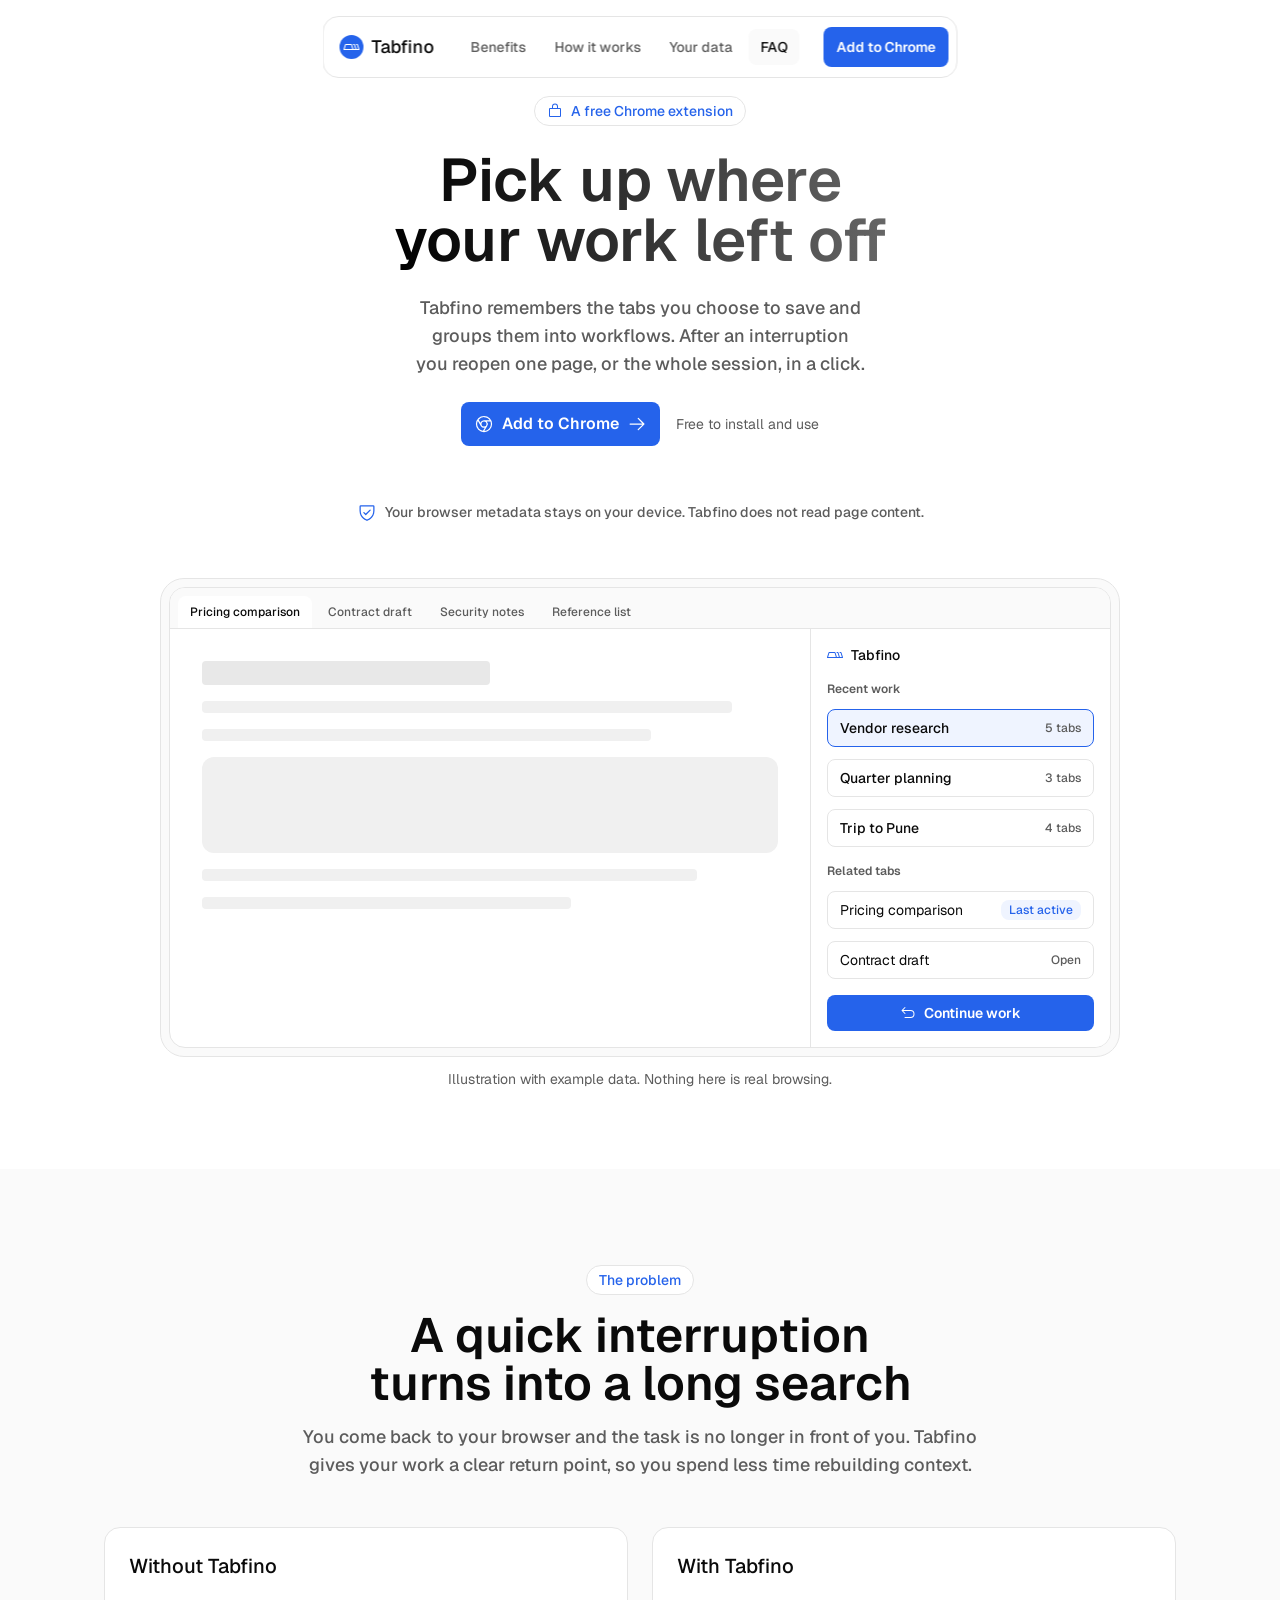
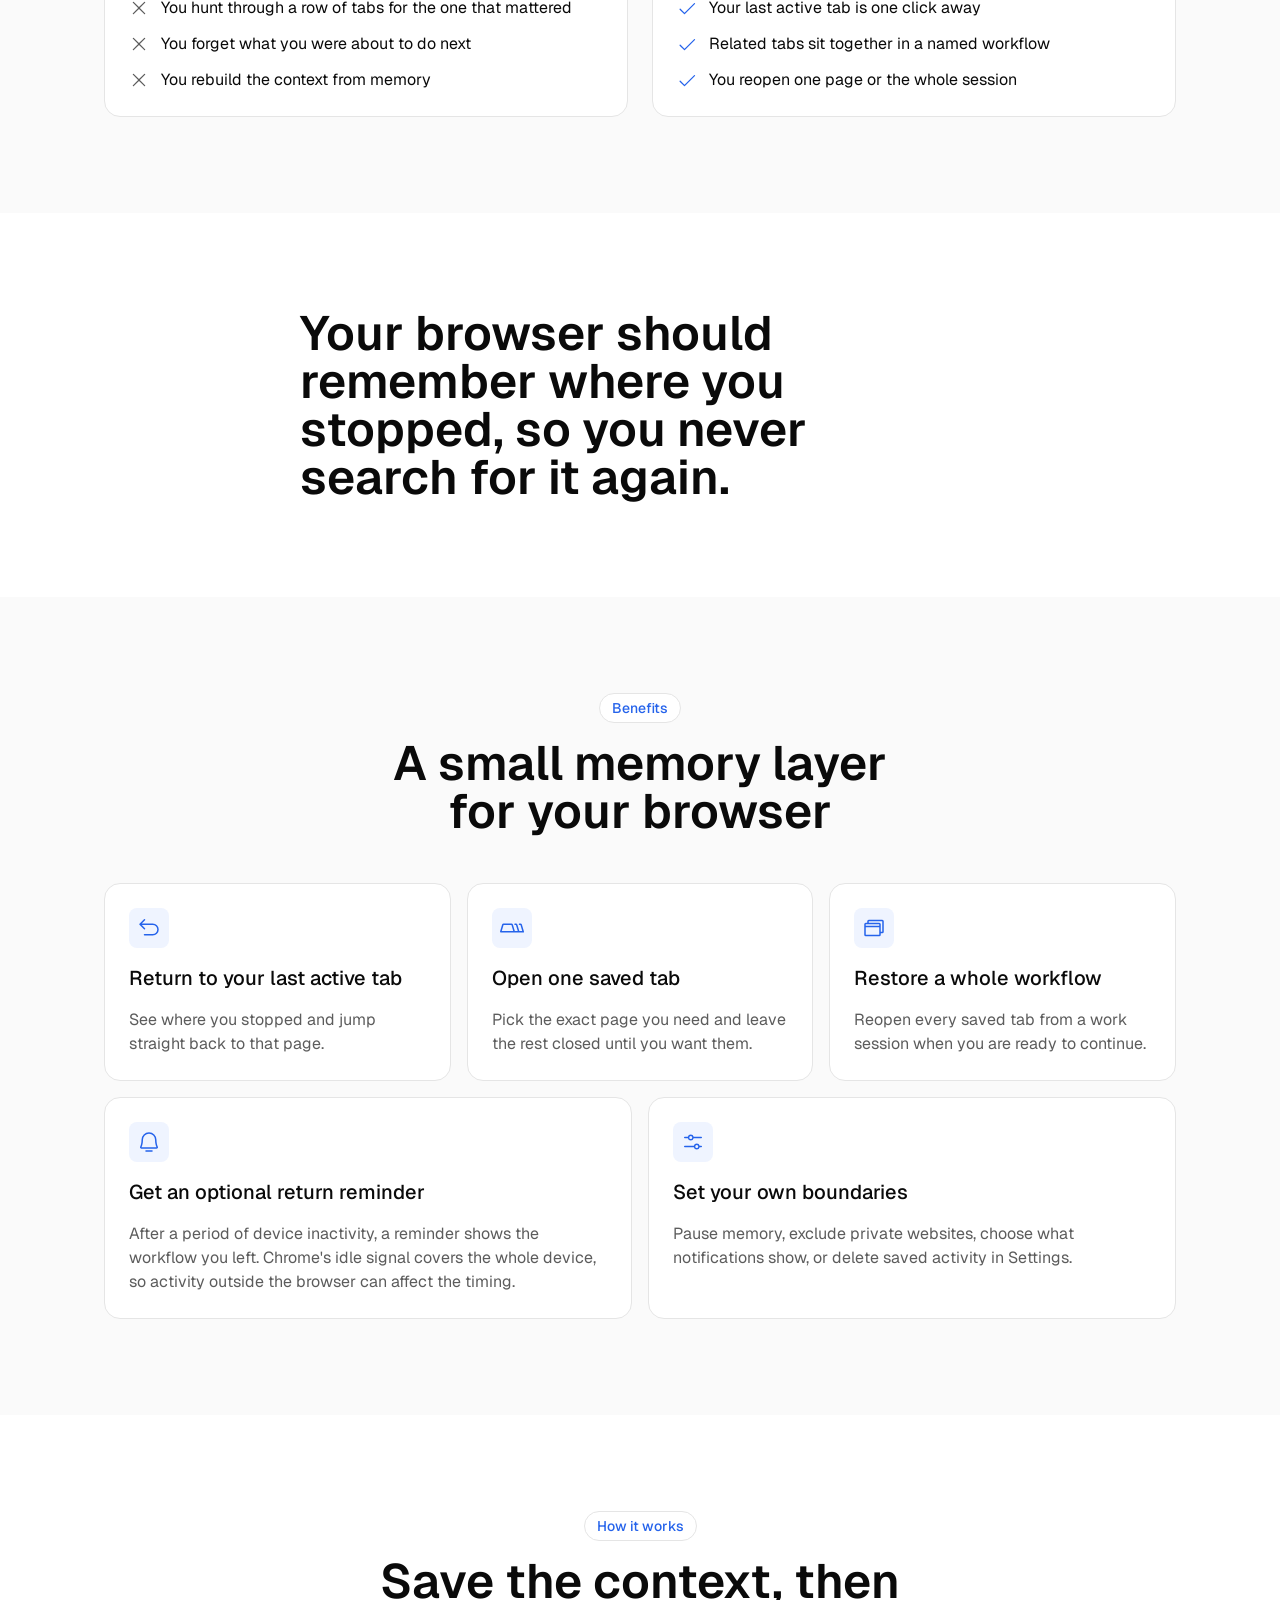
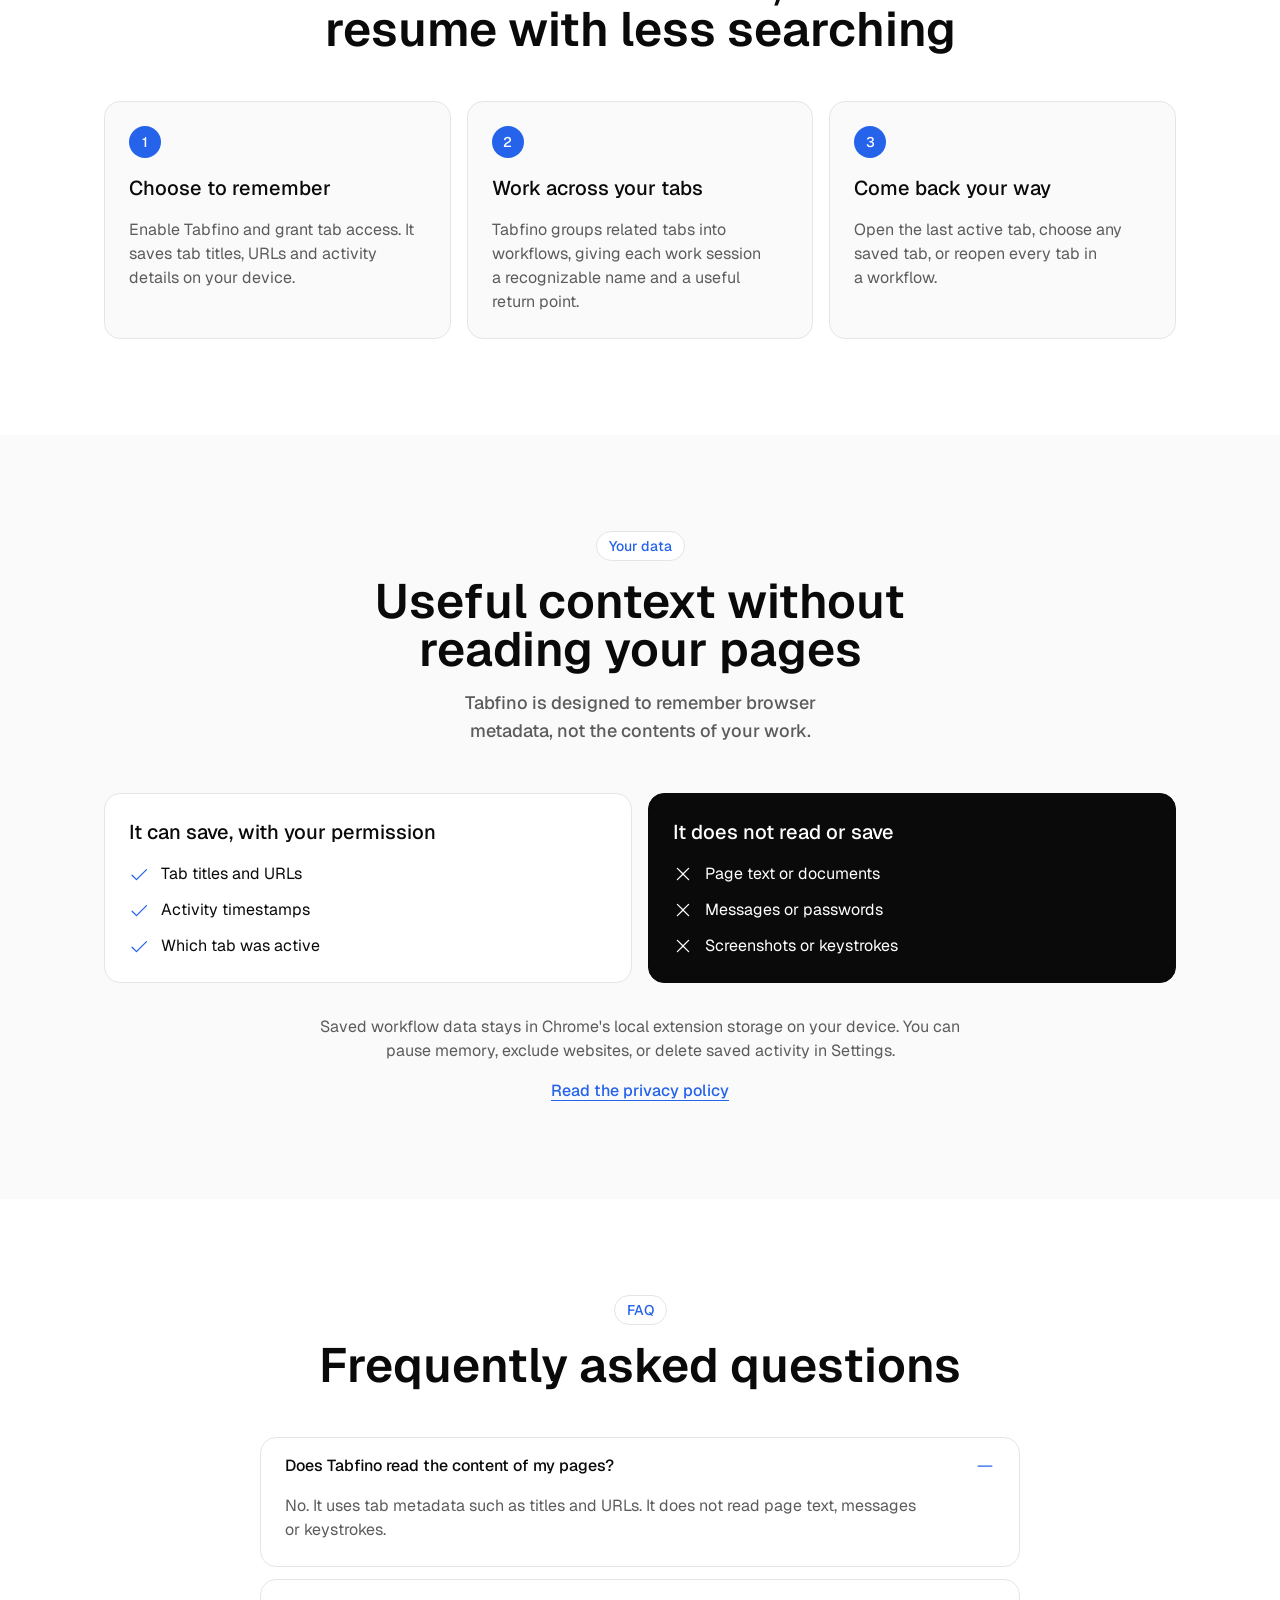
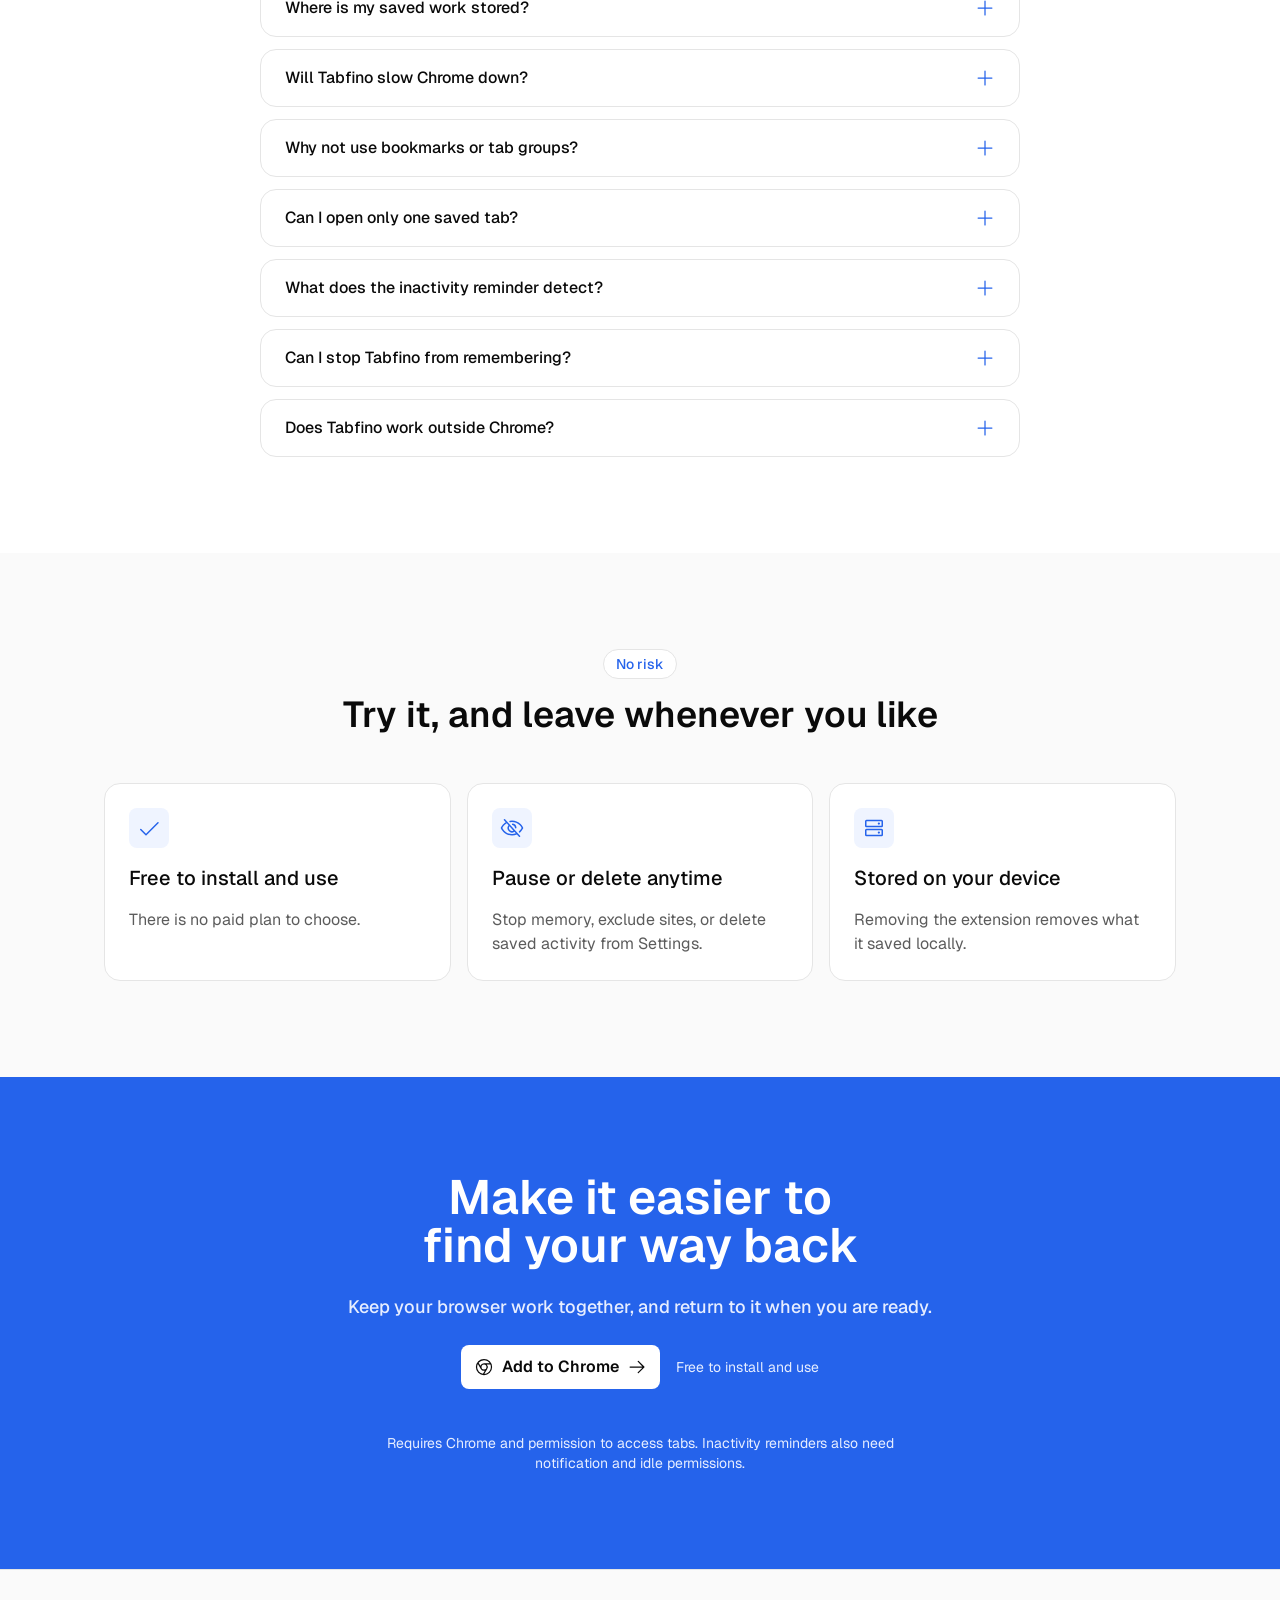
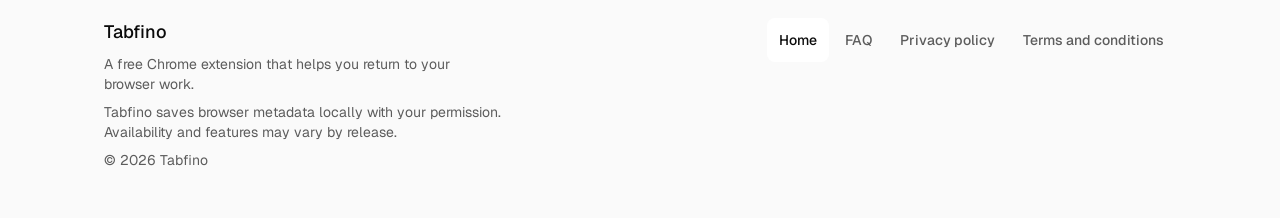
<file: public/assets/aistudio/Tabfino_bbdc024d.html>
<!doctype html><html><head><meta charset=utf8><meta name=viewport content="width=device-width,initial-scale=1,viewport-fit=cover"><style>:root{color-scheme:light;box-sizing:border-box;padding-top:env(safe-area-inset-top,0px);padding-bottom:env(safe-area-inset-bottom,0px)}html{scroll-padding-top:env(safe-area-inset-top,0px)}body{margin:0;padding:0;font:14px -apple-system,BlinkMacSystemFont,sans-serif;background:#fff;color:#000}img{max-width:100%}[hidden]:not([hidden=until-found i]){display:none!important}</style></head><body>
<title>Tabfino</title>
<meta name="claude:viewport-fit-sides" content="cover">
<meta name="description" content="Tabfino is a free Chrome extension that remembers the tabs you choose to save, groups them into workflows, and helps you pick up your browser work after an interruption.">
<meta property="og:type" content="website">
<meta property="og:title" content="Tabfino, a free Chrome extension to return to your browser work">
<meta property="og:description" content="Reopen one page or a whole session after an interruption. Your browser metadata stays on your device.">
<link rel="icon" href="data:image/svg+xml,%3Csvg xmlns='http://www.w3.org/2000/svg' viewBox='0 0 32 32'%3E%3Ccircle cx='16' cy='16' r='16' fill='%232563EB'/%3E%3Cpath d='M9 10h14v3h-5.5v9h-3v-9H9z' fill='white'/%3E%3C/svg%3E">
<link rel="preconnect" href="https://fonts.googleapis.com">
<link rel="preconnect" href="https://fonts.gstatic.com" crossorigin>
<link rel="stylesheet" href="https://fonts.googleapis.com/css2?family=Geist:wght@400;500;600&display=swap">
<style>
/* Layout A: floating nav, centered hero with a drawn product mockup, alternating flat bands, legal pages as hash views. Light theme only, flat backgrounds, one blue accent. */
:root{
  --sp-0:0;--sp-25:2px;--sp-50:4px;--sp-75:8px;--sp-100:12px;--sp-200:16px;--sp-300:24px;--sp-400:32px;--sp-500:40px;--sp-600:48px;--sp-700:64px;--sp-800:80px;--sp-900:96px;
  --r-lg:8px;--r-xl:12px;--r-2xl:16px;--r-3xl:24px;
  --bg:#FFFFFF;--bg-alt:#FAFAFA;--line:#E5E5E5;--fg:#0A0A0A;--muted:#5C5C5C;
  --accent:#2563EB;--accent-hover:#1D4ED8;--accent-soft:#EFF4FF;--on-accent:#FFFFFF;
  --ease:cubic-bezier(0.22,1,0.36,1);
  --font:'Geist',system-ui,-apple-system,'Segoe UI',sans-serif;
  color-scheme:light;
}
*,*::before,*::after{box-sizing:border-box}
html{scroll-behavior:auto}
body{margin:0;background:var(--bg);color:var(--fg);font-family:var(--font);font-size:16px;line-height:24px;-webkit-font-smoothing:antialiased}
h1,h2,h3,h4,p,ul,ol,figure{margin:0}
ul,ol{padding:0;list-style:none}
a{color:inherit;text-decoration:none}
button{font:inherit;color:inherit}
svg.i{width:20px;height:20px;flex:none;fill:currentColor}
:focus-visible{outline:2px solid var(--accent);outline-offset:2px;border-radius:var(--r-lg)}
[hidden]{display:none!important}

/* named text styles */
.heading-1{font-size:60px;line-height:60px;font-weight:600;text-wrap:balance}
.heading-2{font-size:48px;line-height:48px;font-weight:600;text-wrap:balance}
.heading-3{font-size:36px;line-height:40px;font-weight:600;text-wrap:balance}
.heading-4{font-size:30px;line-height:36px;font-weight:600;text-wrap:balance}
.heading-5{font-size:24px;line-height:32px;font-weight:600;text-wrap:balance}
.heading-6{font-size:20px;line-height:28px;font-weight:600;text-wrap:balance}
.title-1{font-size:20px;line-height:28px;font-weight:500;text-wrap:balance}
.title-2{font-size:18px;line-height:28px;font-weight:500;text-wrap:balance}
.title-3{font-size:16px;line-height:24px;font-weight:500}
.title-4{font-size:14px;line-height:20px;font-weight:500}
.title-5{font-size:12px;line-height:16px;font-weight:500}
.body-1{font-size:16px;line-height:24px;font-weight:600;text-wrap:pretty}
.body-2{font-size:16px;line-height:24px;font-weight:500;text-wrap:pretty}
.body-3{font-size:16px;line-height:24px;font-weight:400;text-wrap:pretty}
.body-4{font-size:14px;line-height:20px;font-weight:600;text-wrap:pretty}
.body-5{font-size:14px;line-height:20px;font-weight:500;text-wrap:pretty}
.body-6{font-size:14px;line-height:20px;font-weight:400;text-wrap:pretty}
.button-lg{font-size:18px;line-height:28px;font-weight:600}
.button-md{font-size:16px;line-height:24px;font-weight:600}
.button-sm{font-size:14px;line-height:20px;font-weight:600}
.caption-1{font-size:14px;line-height:20px;font-weight:500}
.caption-2{font-size:14px;line-height:20px;font-weight:400}
.caption-3{font-size:12px;line-height:16px;font-weight:600}
.caption-4{font-size:12px;line-height:16px;font-weight:500}
.caption-5{font-size:12px;line-height:16px;font-weight:400}
.muted{color:var(--muted)}
.accent{color:var(--accent)}
@media (max-width:640px){
  .heading-1{font-size:36px;line-height:40px}
  .heading-2{font-size:30px;line-height:36px}
  .heading-3{font-size:24px;line-height:32px}
  .heading-4{font-size:24px;line-height:32px}
}

/* structure */
.container{max-width:1120px;margin-inline:auto;padding-left:max(var(--sp-300),env(safe-area-inset-left,0px));padding-right:max(var(--sp-300),env(safe-area-inset-right,0px))}
@media (max-width:640px){.container{padding-left:max(var(--sp-200),env(safe-area-inset-left,0px));padding-right:max(var(--sp-200),env(safe-area-inset-right,0px))}}
.band{padding-block:var(--sp-900)}
.band.alt{background:var(--bg-alt)}
@media (max-width:640px){.band{padding-block:var(--sp-700)}}
.section-head{display:flex;flex-direction:column;align-items:center;text-align:center;gap:var(--sp-200);margin:0 auto var(--sp-600);max-width:680px}
.section-head p{max-width:680px}
.eyebrow{display:inline-flex;align-items:center;gap:var(--sp-75);padding:var(--sp-50) var(--sp-100);border:1px solid var(--line);border-radius:var(--r-2xl);background:var(--bg);color:var(--accent)}
.band.alt .eyebrow{background:var(--bg)}
.skip{position:absolute;left:var(--sp-200);top:var(--sp-200);z-index:100;padding:var(--sp-75) var(--sp-100);background:var(--fg);color:#fff;border-radius:var(--r-lg);transform:translateY(-200%)}
.skip:focus{transform:translateY(0)}

/* buttons */
.btn{display:inline-flex;align-items:center;justify-content:center;gap:var(--sp-75);min-height:44px;padding:var(--sp-75) var(--sp-100);border-radius:var(--r-lg);border:1px solid transparent;cursor:pointer;background:var(--accent);color:var(--on-accent);transition:transform 500ms var(--ease),background-color 300ms var(--ease),opacity 300ms var(--ease)}
.btn:hover{background:var(--accent-hover);transform:translateY(-1px)}
.btn:active{transform:scale(0.98)}
.btn.ghost{background:var(--bg);color:var(--fg);border-color:var(--line)}
.btn.ghost:hover{background:var(--bg-alt)}
.btn.on-accent{background:#fff;color:var(--fg)}
.btn.on-accent:hover{background:var(--accent-soft)}
.link{color:var(--accent);text-decoration:underline;text-underline-offset:4px;cursor:pointer;transition:opacity 300ms var(--ease)}
.link:hover{opacity:.8}

/* navigation */
.nav{position:fixed;top:calc(env(safe-area-inset-top,0px) + var(--sp-200));left:50%;transform:translateX(-50%);z-index:50;width:max-content;max-width:calc(100% - var(--sp-400));display:flex;align-items:center;gap:var(--sp-300);padding:var(--sp-75) var(--sp-75) var(--sp-75) var(--sp-200);background:rgba(255,255,255,0.8);backdrop-filter:blur(12px);-webkit-backdrop-filter:blur(12px);border:1px solid var(--line);border-radius:var(--r-2xl)}
.brand{display:inline-flex;align-items:center;gap:var(--sp-75);min-height:44px}
.brand .mark{width:24px;height:24px;border-radius:50%;background:var(--accent);color:#fff;display:grid;place-items:center}
.nav-links{display:flex;align-items:center;gap:var(--sp-50)}
.nav-links a{padding:var(--sp-75) var(--sp-100);border-radius:var(--r-lg);color:var(--muted);transition:background-color 300ms var(--ease),color 300ms var(--ease)}
.nav-links a:hover{background:var(--bg-alt);color:var(--fg)}
.nav-links a[aria-current]{color:var(--fg);background:var(--bg-alt)}
.nav .btn{min-height:40px}
.toggle{display:none;width:44px;height:44px;border:0;background:transparent;border-radius:var(--r-lg);cursor:pointer;position:relative}
.toggle span{position:absolute;left:12px;right:12px;height:2px;background:var(--fg);border-radius:2px;transition:transform 500ms var(--ease)}
.toggle span:nth-child(1){top:18px;transform:translateY(-4px)}
.toggle span:nth-child(2){top:26px;transform:translateY(-4px)}
.nav.open .toggle span:nth-child(1){transform:translateY(4px) rotate(45deg)}
.nav.open .toggle span:nth-child(2){transform:translateY(-4px) rotate(-45deg)}
.panel{position:fixed;inset:0;z-index:40;display:flex;flex-direction:column;gap:var(--sp-75);padding:calc(env(safe-area-inset-top,0px) + var(--sp-900)) max(var(--sp-300),env(safe-area-inset-right,0px)) var(--sp-300) max(var(--sp-300),env(safe-area-inset-left,0px));background:rgba(255,255,255,0.96);backdrop-filter:blur(24px);-webkit-backdrop-filter:blur(24px);opacity:0;visibility:hidden;transition:opacity 500ms var(--ease),visibility 0s linear 500ms}
.nav.open ~ .panel,.panel.open{opacity:1;visibility:visible;transition:opacity 500ms var(--ease),visibility 0s}
.panel a.pl{padding:var(--sp-200) 0;border-bottom:1px solid var(--line);opacity:0;transform:translateY(24px);transition:transform 500ms var(--ease),opacity 500ms var(--ease);transition-delay:0ms}
.panel.open a.pl{opacity:1;transform:none;transition-delay:calc(var(--i) * 60ms)}
.panel .btn{margin-top:var(--sp-200);opacity:0;transform:translateY(24px);transition:transform 500ms var(--ease),opacity 500ms var(--ease),background-color 300ms var(--ease)}
.panel.open .btn{opacity:1;transform:none;transition-delay:300ms}
@media (max-width:760px){
  .nav{width:calc(100% - var(--sp-400));justify-content:space-between;gap:var(--sp-100)}
  .nav-links,.nav>.btn{display:none}
  .toggle{display:block}
}
@media (min-width:761px){.panel{display:none}}

/* hero */
.hero{padding-top:var(--sp-900);padding-bottom:var(--sp-800)}
.hero-inner{display:flex;flex-direction:column;align-items:center;text-align:center;gap:var(--sp-300)}
.hero h1{max-width:680px;background:linear-gradient(90deg,#000000,#666666);-webkit-background-clip:text;background-clip:text;-webkit-text-fill-color:transparent;color:#000}
.hero .sub{max-width:680px;color:var(--muted)}
.hero .cta-row{display:flex;flex-direction:column;align-items:center;gap:var(--sp-100)}
.hero .cta-row .line{display:flex;align-items:center;justify-content:center;flex-wrap:wrap;gap:var(--sp-200)}
.proof{display:inline-flex;align-items:center;gap:var(--sp-75);color:var(--muted);max-width:680px}
.proof svg{color:var(--accent)}
.note{min-height:20px;color:var(--muted)}
@keyframes rise{from{opacity:0;transform:translateY(24px)}}
.hero-inner>*{animation:rise 700ms var(--ease) both}
.hero-inner>*:nth-child(2){animation-delay:60ms}
.hero-inner>*:nth-child(3){animation-delay:120ms}
.hero-inner>*:nth-child(4){animation-delay:180ms}
.hero-inner>*:nth-child(5){animation-delay:240ms}
.hero-inner>*:nth-child(6){animation-delay:300ms}

/* drawn product mockup */
.shot{width:100%;max-width:960px;margin-top:var(--sp-400)}
.shot-frame{padding:var(--sp-75);background:var(--bg-alt);border:1px solid var(--line);border-radius:var(--r-3xl)}
.shot-window{background:var(--bg);border:1px solid var(--line);border-radius:var(--r-2xl);overflow:hidden;text-align:left}
.strip{display:flex;gap:var(--sp-50);padding:var(--sp-75) var(--sp-75) 0;background:var(--bg-alt);border-bottom:1px solid var(--line);overflow:hidden}
.strip .t{padding:var(--sp-75) var(--sp-100);border-radius:var(--r-lg) var(--r-lg) 0 0;color:var(--muted);white-space:nowrap}
.strip .t.on{background:var(--bg);color:var(--fg)}
.shot-body{display:grid;grid-template-columns:minmax(0,1fr) 300px}
.pg{padding:var(--sp-400);display:flex;flex-direction:column;gap:var(--sp-200)}
.pg i{display:block;height:12px;background:#F0F0F0;border-radius:4px}
.pg i.big{height:24px;width:50%;background:#E8E8E8}
.pg i.block{height:96px;border-radius:var(--r-xl)}
.side{border-left:1px solid var(--line);padding:var(--sp-200);display:flex;flex-direction:column;gap:var(--sp-100);background:var(--bg)}
.side .row{display:flex;align-items:center;justify-content:space-between;gap:var(--sp-100);padding:var(--sp-75) var(--sp-100);border:1px solid var(--line);border-radius:var(--r-lg)}
.side .row.sel{border-color:var(--accent);background:var(--accent-soft)}
.side .lbl{color:var(--muted);margin-top:var(--sp-50)}
.badge{padding:var(--sp-25) var(--sp-75);border-radius:var(--r-lg);background:var(--accent-soft);color:var(--accent);white-space:nowrap}
.side .cont{display:flex;align-items:center;justify-content:center;gap:var(--sp-75);padding:var(--sp-75) var(--sp-100);border-radius:var(--r-lg);background:var(--accent);color:#fff;margin-top:var(--sp-50)}
.shot figcaption{margin-top:var(--sp-100);text-align:center;color:var(--muted)}
@media (max-width:760px){
  .shot-body{grid-template-columns:1fr}
  .pg{display:none}
  .strip .t:nth-child(n+3){display:none}
  .side{border-left:0}
}

/* scroll reveal, once */
.js .reveal{opacity:0;transform:translateY(32px);transition:transform 700ms var(--ease),opacity 700ms var(--ease)}
.js .reveal.in{opacity:1;transform:none}

/* problem to solution */
.compare{display:grid;grid-template-columns:repeat(2,minmax(0,1fr));gap:var(--sp-300)}
.card{background:var(--bg);border:1px solid var(--line);border-radius:var(--r-2xl);padding:var(--sp-300);display:flex;flex-direction:column;gap:var(--sp-200);min-width:0}
.band:not(.alt) .card{background:var(--bg-alt)}
.card.dark{background:var(--fg);border-color:var(--fg);color:#fff}
.card.dark .muted{color:#BDBDBD}
.list{display:flex;flex-direction:column;gap:var(--sp-100)}
.list li{display:flex;gap:var(--sp-100);align-items:flex-start}
.list svg{margin-top:var(--sp-25);color:var(--accent)}
.card.dark .list svg{color:#fff}
.card.neg .list svg{color:var(--muted)}
@media (max-width:760px){.compare{grid-template-columns:1fr}}

/* tagline reveal */
.tagline{padding-block:var(--sp-900)}
.tagline p{max-width:680px;margin-inline:auto;text-align:left}
.tagline .w{opacity:0.3;transition:opacity 500ms var(--ease)}
.tagline .w.on{opacity:1}
.tagline .w:not(.on){will-change:opacity}
@media (max-width:640px){.tagline{padding-block:var(--sp-700)}}

/* benefits */
.benefits{display:grid;grid-template-columns:repeat(6,minmax(0,1fr));gap:var(--sp-200)}
.benefits .card{grid-column:span 2}
.benefits .card:nth-child(n+4){grid-column:span 3}
.ico{width:40px;height:40px;display:grid;place-items:center;border-radius:var(--r-lg);background:var(--accent-soft);color:var(--accent)}
.ico svg{width:24px;height:24px}
@media (max-width:900px){.benefits{grid-template-columns:repeat(2,minmax(0,1fr))}.benefits .card,.benefits .card:nth-child(n+4){grid-column:span 1}.benefits .card:last-child{grid-column:span 2}}
@media (max-width:640px){.benefits{grid-template-columns:1fr}.benefits .card,.benefits .card:last-child{grid-column:span 1}}

/* steps */
.steps{display:grid;grid-template-columns:repeat(3,minmax(0,1fr));gap:var(--sp-200)}
.step-no{width:32px;height:32px;display:grid;place-items:center;border-radius:50%;background:var(--accent);color:#fff}
@media (max-width:760px){.steps{grid-template-columns:1fr}}

/* privacy proof */
.split{display:grid;grid-template-columns:repeat(2,minmax(0,1fr));gap:var(--sp-200)}
@media (max-width:760px){.split{grid-template-columns:1fr}}
.foot-cta{display:flex;flex-direction:column;align-items:center;gap:var(--sp-200);text-align:center;margin-top:var(--sp-400)}

/* faq */
.faq{max-width:760px;margin-inline:auto;display:flex;flex-direction:column;gap:var(--sp-100)}
details.q{background:var(--bg);border:1px solid var(--line);border-radius:var(--r-2xl)}
details.q summary{display:flex;align-items:center;justify-content:space-between;gap:var(--sp-200);padding:var(--sp-200) var(--sp-300);cursor:pointer;list-style:none;min-height:56px}
details.q summary::-webkit-details-marker{display:none}
details.q summary .minus{display:none}
details.q[open] summary .plus{display:none}
details.q[open] summary .minus{display:block}
details.q summary:hover .title-3{color:var(--accent)}
details.q .a{padding:0 var(--sp-300) var(--sp-300);color:var(--muted)}

/* risk reversal */
.risk{display:grid;grid-template-columns:repeat(3,minmax(0,1fr));gap:var(--sp-200)}
@media (max-width:760px){.risk{grid-template-columns:1fr}}

/* final cta */
.final{background:var(--accent);color:#fff;text-align:center}
.final .inner{display:flex;flex-direction:column;align-items:center;gap:var(--sp-300)}
.final h2{max-width:680px}
.final .sub{max-width:680px;color:#E7EEFF}
.final .note{color:#E7EEFF}
.final .line{display:flex;flex-wrap:wrap;gap:var(--sp-200);align-items:center;justify-content:center}

/* footer */
.site-foot{background:var(--bg-alt);border-top:1px solid var(--line);padding-block:var(--sp-600)}
.site-foot .cols{display:flex;justify-content:space-between;gap:var(--sp-400);flex-wrap:wrap}
.site-foot .who{max-width:420px;display:flex;flex-direction:column;gap:var(--sp-75)}
.site-foot nav{display:flex;flex-wrap:wrap;gap:var(--sp-50);align-self:flex-start}
.site-foot nav a{padding:var(--sp-100);border-radius:var(--r-lg);color:var(--muted);min-height:44px;display:inline-flex;align-items:center;transition:background-color 300ms var(--ease),color 300ms var(--ease)}
.site-foot nav a:hover{background:var(--bg);color:var(--fg)}
.site-foot nav a[aria-current]{color:var(--fg);background:var(--bg)}

/* legal and 404 views */
.view-pad{padding-top:var(--sp-900);padding-bottom:var(--sp-800)}
.back{display:inline-flex;align-items:center;gap:var(--sp-75);min-height:44px;color:var(--muted);margin-bottom:var(--sp-300);transition:color 300ms var(--ease)}
.back:hover{color:var(--fg)}
.legal-head{display:flex;flex-direction:column;gap:var(--sp-200);margin-bottom:var(--sp-500);max-width:680px}
.facts{display:grid;grid-template-columns:repeat(auto-fit,minmax(min(100%,200px),1fr));gap:var(--sp-100);margin-bottom:var(--sp-500)}
.fact{display:flex;justify-content:space-between;gap:var(--sp-200);padding:var(--sp-100) var(--sp-200);border:1px solid var(--line);border-radius:var(--r-xl);background:var(--bg-alt)}
.legal{display:grid;grid-template-columns:240px minmax(0,1fr);gap:var(--sp-600);align-items:start}
.toc{position:sticky;top:calc(env(safe-area-inset-top,0px) + var(--sp-900));display:flex;flex-direction:column;gap:var(--sp-25);max-height:calc(100vh - 128px);overflow:auto;padding:var(--sp-100);border:1px solid var(--line);border-radius:var(--r-2xl);background:var(--bg-alt)}
.toc a{padding:var(--sp-75) var(--sp-100);border-radius:var(--r-lg);color:var(--muted);transition:background-color 300ms var(--ease),color 300ms var(--ease)}
.toc a:hover{background:var(--bg);color:var(--fg)}
.toc .head{padding:var(--sp-75) var(--sp-100);color:var(--muted)}
@media (max-width:900px){.legal{grid-template-columns:1fr;gap:var(--sp-300)}.toc{position:static;max-height:none}}
.doc{display:flex;flex-direction:column;gap:var(--sp-500);max-width:720px;min-width:0}
.doc section{display:flex;flex-direction:column;gap:var(--sp-100);padding-bottom:var(--sp-500);border-bottom:1px solid var(--line);scroll-margin-top:calc(env(safe-area-inset-top,0px) + var(--sp-900))}
.doc h2{font-size:24px;line-height:32px;font-weight:600;display:flex;gap:var(--sp-100);align-items:baseline;text-wrap:balance}
.doc h2 span{font-size:14px;line-height:20px;font-weight:600;color:var(--accent)}
.doc h3{font-size:18px;line-height:28px;font-weight:500;margin-top:var(--sp-75)}
.doc p,.doc li{font-size:16px;line-height:24px;color:var(--muted);text-wrap:pretty}
.doc b{color:var(--fg);font-weight:600}
.doc ul{padding-left:var(--sp-300);display:flex;flex-direction:column;gap:var(--sp-75);list-style:disc}
.doc .note{background:var(--accent-soft);border:1px solid #D5E3FF;border-radius:var(--r-xl);padding:var(--sp-200);color:var(--fg);min-height:0}
.doc .tw{overflow-x:auto;border:1px solid var(--line);border-radius:var(--r-xl)}
.doc table{border-collapse:collapse;width:100%;min-width:520px}
.doc th{text-align:left;background:var(--bg-alt);color:var(--fg);font-size:14px;line-height:20px;font-weight:600;padding:var(--sp-100) var(--sp-200)}
.doc td{padding:var(--sp-100) var(--sp-200);color:var(--muted);border-top:1px solid var(--line);vertical-align:top;font-size:14px;line-height:20px}
.draft{padding:var(--sp-100) var(--sp-200);border:1px solid var(--line);border-radius:var(--r-xl);background:var(--bg-alt);color:var(--muted)}
.nf{display:flex;flex-direction:column;align-items:center;text-align:center;gap:var(--sp-200);padding-block:var(--sp-800)}

@media (prefers-reduced-motion:reduce){
  *,*::before,*::after{animation-duration:1ms!important;animation-delay:0ms!important;transition-duration:1ms!important;transition-delay:0ms!important}
  .js .reveal{transform:none}
  .hero-inner>*{animation:none}
  .panel a.pl,.panel .btn{transform:none}
}
</style>

<svg width="0" height="0" style="position:absolute" aria-hidden="true"><symbol id="i-arrow" viewBox="0 0 256 256"><path d="M221.66,133.66l-72,72a8,8,0,0,1-11.32-11.32L196.69,136H40a8,8,0,0,1,0-16H196.69L138.34,61.66a8,8,0,0,1,11.32-11.32l72,72A8,8,0,0,1,221.66,133.66Z"/></symbol><symbol id="i-check" viewBox="0 0 256 256"><path d="M229.66,77.66l-128,128a8,8,0,0,1-11.32,0l-56-56a8,8,0,0,1,11.32-11.32L96,188.69,218.34,66.34a8,8,0,0,1,11.32,11.32Z"/></symbol><symbol id="i-x" viewBox="0 0 256 256"><path d="M205.66,194.34a8,8,0,0,1-11.32,11.32L128,139.31,61.66,205.66a8,8,0,0,1-11.32-11.32L116.69,128,50.34,61.66A8,8,0,0,1,61.66,50.34L128,116.69l66.34-66.35a8,8,0,0,1,11.32,11.32L139.31,128Z"/></symbol><symbol id="i-lock" viewBox="0 0 256 256"><path d="M208,80H176V56a48,48,0,0,0-96,0V80H48A16,16,0,0,0,32,96V208a16,16,0,0,0,16,16H208a16,16,0,0,0,16-16V96A16,16,0,0,0,208,80ZM96,56a32,32,0,0,1,64,0V80H96ZM208,208H48V96H208V208Z"/></symbol><symbol id="i-tabs" viewBox="0 0 256 256"><path d="M255.66,165.7h0v0a.24.24,0,0,0,0-.08L233.37,91.4A15.89,15.89,0,0,0,218.05,80H208a8,8,0,0,0,0,16h10.05l19.2,64H206L185.37,91.4A15.89,15.89,0,0,0,170.05,80H160a8,8,0,0,0,0,16h10.05l19.2,64H158L137.37,91.4A15.89,15.89,0,0,0,122.05,80H38A15.89,15.89,0,0,0,22.63,91.4L.37,165.6l0,.05v0s0,.05,0,.08A8.1,8.1,0,0,0,0,168a8,8,0,0,0,8,8H248a8,8,0,0,0,7.66-10.3ZM38,96h84.1l19.2,64H18.75Z"/></symbol><symbol id="i-bell" viewBox="0 0 256 256"><path d="M168,224a8,8,0,0,1-8,8H96a8,8,0,1,1,0-16h64A8,8,0,0,1,168,224Zm53.85-32A15.8,15.8,0,0,1,208,200H48a16,16,0,0,1-13.8-24.06C39.75,166.38,48,139.34,48,104a80,80,0,1,1,160,0c0,35.33,8.26,62.38,13.81,71.94A15.89,15.89,0,0,1,221.84,192ZM208,184c-7.73-13.27-16-43.95-16-80a64,64,0,1,0-128,0c0,36.06-8.28,66.74-16,80Z"/></symbol><symbol id="i-sliders" viewBox="0 0 256 256"><path d="M40,88H73a32,32,0,0,0,62,0h81a8,8,0,0,0,0-16H135a32,32,0,0,0-62,0H40a8,8,0,0,0,0,16Zm64-24A16,16,0,1,1,88,80,16,16,0,0,1,104,64ZM216,168H199a32,32,0,0,0-62,0H40a8,8,0,0,0,0,16h97a32,32,0,0,0,62,0h17a8,8,0,0,0,0-16Zm-48,24a16,16,0,1,1,16-16A16,16,0,0,1,168,192Z"/></symbol><symbol id="i-eyeslash" viewBox="0 0 256 256"><path d="M53.92,34.62A8,8,0,1,0,42.08,45.38L61.32,66.55C25,88.84,9.38,123.2,8.69,124.76a8,8,0,0,0,0,6.5c.35.79,8.82,19.57,27.65,38.4C61.43,194.74,93.12,208,128,208a127.11,127.11,0,0,0,52.07-10.83l22,24.21a8,8,0,1,0,11.84-10.76Zm47.33,75.84,41.67,45.85a32,32,0,0,1-41.67-45.85ZM128,192c-30.78,0-57.67-11.19-79.93-33.25A133.16,133.16,0,0,1,25,128c4.69-8.79,19.66-33.39,47.35-49.38l18,19.75a48,48,0,0,0,63.66,70l14.73,16.2A112,112,0,0,1,128,192Zm6-95.43a8,8,0,0,1,3-15.72,48.16,48.16,0,0,1,38.77,42.64,8,8,0,0,1-7.22,8.71,6.39,6.39,0,0,1-.75,0,8,8,0,0,1-8-7.26A32.09,32.09,0,0,0,134,96.57Zm113.28,34.69c-.42.94-10.55,23.37-33.36,43.8a8,8,0,1,1-10.67-11.92A132.77,132.77,0,0,0,231.05,128a133.15,133.15,0,0,0-23.12-30.77C185.67,75.19,158.78,64,128,64a118.37,118.37,0,0,0-19.36,1.57A8,8,0,1,1,106,49.79,134,134,0,0,1,128,48c34.88,0,66.57,13.26,91.66,38.35,18.83,18.83,27.3,37.62,27.65,38.41A8,8,0,0,1,247.31,131.26Z"/></symbol><symbol id="i-drive" viewBox="0 0 256 256"><path d="M208,136H48a16,16,0,0,0-16,16v48a16,16,0,0,0,16,16H208a16,16,0,0,0,16-16V152A16,16,0,0,0,208,136Zm0,64H48V152H208v48Zm0-160H48A16,16,0,0,0,32,56v48a16,16,0,0,0,16,16H208a16,16,0,0,0,16-16V56A16,16,0,0,0,208,40Zm0,64H48V56H208v48ZM192,80a12,12,0,1,1-12-12A12,12,0,0,1,192,80Zm0,96a12,12,0,1,1-12-12A12,12,0,0,1,192,176Z"/></symbol><symbol id="i-return" viewBox="0 0 256 256"><path d="M232,144a64.07,64.07,0,0,1-64,64H80a8,8,0,0,1,0-16h88a48,48,0,0,0,0-96H51.31l34.35,34.34a8,8,0,0,1-11.32,11.32l-48-48a8,8,0,0,1,0-11.32l48-48A8,8,0,0,1,85.66,45.66L51.31,80H168A64.07,64.07,0,0,1,232,144Z"/></symbol><symbol id="i-chrome" viewBox="0 0 256 256"><path d="M128,24A104,104,0,1,0,232,128,104.11,104.11,0,0,0,128,24Zm0,16a88,88,0,0,1,73.72,40H128a48.08,48.08,0,0,0-45.6,33l-23.08-40A87.89,87.89,0,0,1,128,40Zm32,88a32,32,0,1,1-32-32A32,32,0,0,1,160,128ZM40,128a87.44,87.44,0,0,1,9.56-39.86L86.43,152c.06.1.13.19.19.28A48,48,0,0,0,137.82,175l-23.1,40A88.14,88.14,0,0,1,40,128Zm92.69,87.87L169.57,152c.08-.14.14-.28.22-.42a47.88,47.88,0,0,0-6-55.58H210a88,88,0,0,1-77.29,119.87Z"/></symbol><symbol id="i-plus" viewBox="0 0 256 256"><path d="M224,128a8,8,0,0,1-8,8H136v80a8,8,0,0,1-16,0V136H40a8,8,0,0,1,0-16h80V40a8,8,0,0,1,16,0v80h80A8,8,0,0,1,224,128Z"/></symbol><symbol id="i-minus" viewBox="0 0 256 256"><path d="M224,128a8,8,0,0,1-8,8H40a8,8,0,0,1,0-16H216A8,8,0,0,1,224,128Z"/></symbol><symbol id="i-back" viewBox="0 0 256 256"><path d="M224,128a8,8,0,0,1-8,8H59.31l58.35,58.34a8,8,0,0,1-11.32,11.32l-72-72a8,8,0,0,1,0-11.32l72-72a8,8,0,0,1,11.32,11.32L59.31,120H216A8,8,0,0,1,224,128Z"/></symbol><symbol id="i-browsers" viewBox="0 0 256 256"><path d="M216,40H72A16,16,0,0,0,56,56V72H40A16,16,0,0,0,24,88V200a16,16,0,0,0,16,16H184a16,16,0,0,0,16-16V184h16a16,16,0,0,0,16-16V56A16,16,0,0,0,216,40ZM184,88v16H40V88Zm0,112H40V120H184v80Zm32-32H200V88a16,16,0,0,0-16-16H72V56H216Z"/></symbol><symbol id="i-shield" viewBox="0 0 256 256"><path d="M208,40H48A16,16,0,0,0,32,56v56c0,52.72,25.52,84.67,46.93,102.19,23.06,18.86,46,25.26,47,25.53a8,8,0,0,0,4.2,0c1-.27,23.91-6.67,47-25.53C198.48,196.67,224,164.72,224,112V56A16,16,0,0,0,208,40Zm0,72c0,37.07-13.66,67.16-40.6,89.42A129.3,129.3,0,0,1,128,223.62a128.25,128.25,0,0,1-38.92-21.81C61.82,179.51,48,149.3,48,112l0-56,160,0ZM82.34,141.66a8,8,0,0,1,11.32-11.32L112,148.69l50.34-50.35a8,8,0,0,1,11.32,11.32l-56,56a8,8,0,0,1-11.32,0Z"/></symbol></svg>

<a class="skip button-sm" href="#main" data-skip>Skip to content</a>

<header>
  <nav class="nav" id="nav" aria-label="Main">
    <a class="brand title-2" href="#home" aria-label="Tabfino home"><span class="mark"><svg class="i" style="width:16px;height:16px"><use href="#i-tabs"/></svg></span>Tabfino</a>
    <div class="nav-links body-5">
      <a href="#benefits" data-spy-link="benefits">Benefits</a>
      <a href="#how-it-works" data-spy-link="how-it-works">How it works</a>
      <a href="#your-data" data-spy-link="your-data">Your data</a>
      <a href="#faq" data-spy-link="faq">FAQ</a>
    </div>
    <a class="btn button-sm" href="#get-tabfino" data-cta>Add to Chrome</a>
    <button class="toggle" id="toggle" type="button" aria-expanded="false" aria-controls="panel" aria-label="Open menu"><span></span><span></span></button>
  </nav>
  <div class="panel" id="panel">
    <a class="pl title-1" style="--i:0" href="#benefits">Benefits</a>
    <a class="pl title-1" style="--i:1" href="#how-it-works">How it works</a>
    <a class="pl title-1" style="--i:2" href="#your-data">Your data</a>
    <a class="pl title-1" style="--i:3" href="#faq">FAQ</a>
    <a class="btn button-md" href="#get-tabfino" data-cta><svg class="i"><use href="#i-chrome"/></svg>Add to Chrome</a>
  </div>
</header>

<main id="main" tabindex="-1">

<!-- HOME -->
<div data-view="home">
  <section class="hero" aria-labelledby="h-hero">
    <div class="container hero-inner">
      <span class="eyebrow caption-1"><svg class="i" style="width:16px;height:16px"><use href="#i-lock"/></svg>A free Chrome extension</span>
      <h1 id="h-hero" class="heading-1">Pick up where<br>your work left off</h1>
      <p class="sub title-2">Tabfino remembers the tabs you choose to save and groups them into workflows. After an interruption you reopen one page, or the whole session, in a click.</p>
      <div class="cta-row">
        <div class="line">
          <a class="btn button-md" href="#get-tabfino" data-cta><svg class="i"><use href="#i-chrome"/></svg>Add to Chrome<svg class="i"><use href="#i-arrow"/></svg></a>
          <span class="caption-2 muted">Free to install and use</span>
        </div>
        <p class="note caption-2" data-cta-note role="status" aria-live="polite"></p>
      </div>
      <p class="proof body-5"><svg class="i"><use href="#i-shield"/></svg>Your browser metadata stays on your device. Tabfino does not read page content.</p>

      <figure class="shot" role="img" aria-label="Example of the Tabfino side panel beside a browser page. It lists recent workflows and the related tabs of one workflow, with the last active tab marked.">
        <div class="shot-frame">
          <div class="shot-window" aria-hidden="true">
            <div class="strip caption-4"><span class="t on">Pricing comparison</span><span class="t">Contract draft</span><span class="t">Security notes</span><span class="t">Reference list</span></div>
            <div class="shot-body">
              <div class="pg"><i class="big"></i><i style="width:92%"></i><i style="width:78%"></i><i class="block"></i><i style="width:86%"></i><i style="width:64%"></i></div>
              <div class="side">
                <div class="title-4" style="display:flex;align-items:center;gap:8px"><svg class="i accent" style="width:16px;height:16px"><use href="#i-tabs"/></svg>Tabfino</div>
                <div class="caption-3 lbl">Recent work</div>
                <div class="row sel"><span class="title-4">Vendor research</span><span class="caption-4 muted">5 tabs</span></div>
                <div class="row"><span class="title-4">Quarter planning</span><span class="caption-4 muted">3 tabs</span></div>
                <div class="row"><span class="title-4">Trip to Pune</span><span class="caption-4 muted">4 tabs</span></div>
                <div class="caption-3 lbl">Related tabs</div>
                <div class="row"><span class="body-6">Pricing comparison</span><span class="badge caption-4">Last active</span></div>
                <div class="row"><span class="body-6">Contract draft</span><span class="caption-4 muted">Open</span></div>
                <div class="cont button-sm"><svg class="i" style="width:16px;height:16px"><use href="#i-return"/></svg>Continue work</div>
              </div>
            </div>
          </div>
        </div>
        <figcaption class="caption-2">Illustration with example data. Nothing here is real browsing.</figcaption>
      </figure>
    </div>
  </section>

  <section class="band alt" aria-labelledby="h-problem">
    <div class="container">
      <div class="section-head reveal">
        <span class="eyebrow caption-1">The problem</span>
        <h2 id="h-problem" class="heading-2">A quick interruption turns into a long search</h2>
        <p class="title-2 muted">You come back to your browser and the task is no longer in front of you. Tabfino gives your work a clear return point, so you spend less time rebuilding context.</p>
      </div>
      <div class="compare">
        <div class="card neg reveal">
          <h3 class="title-1">Without Tabfino</h3>
          <ul class="list body-3">
            <li><svg class="i"><use href="#i-x"/></svg>You hunt through a row of tabs for the one that mattered</li>
            <li><svg class="i"><use href="#i-x"/></svg>You forget what you were about to do next</li>
            <li><svg class="i"><use href="#i-x"/></svg>You rebuild the context from memory</li>
          </ul>
        </div>
        <div class="card reveal">
          <h3 class="title-1">With Tabfino</h3>
          <ul class="list body-3">
            <li><svg class="i"><use href="#i-check"/></svg>Your last active tab is one click away</li>
            <li><svg class="i"><use href="#i-check"/></svg>Related tabs sit together in a named workflow</li>
            <li><svg class="i"><use href="#i-check"/></svg>You reopen one page or the whole session</li>
          </ul>
        </div>
      </div>
    </div>
  </section>

  <section class="tagline" aria-label="Our promise">
    <div class="container">
      <p class="heading-2" data-tagline>Your browser should remember where you stopped, so you never search for it again.</p>
    </div>
  </section>

  <section class="band alt" id="benefits" aria-labelledby="h-benefits" data-spy="benefits">
    <div class="container">
      <div class="section-head reveal">
        <span class="eyebrow caption-1">Benefits</span>
        <h2 id="h-benefits" class="heading-2">A small memory layer for your browser</h2>
      </div>
      <div class="benefits">
        <article class="card reveal"><span class="ico"><svg class="i"><use href="#i-return"/></svg></span><h3 class="title-1">Return to your last active tab</h3><p class="body-3 muted">See where you stopped and jump straight back to that page.</p></article>
        <article class="card reveal"><span class="ico"><svg class="i"><use href="#i-tabs"/></svg></span><h3 class="title-1">Open one saved tab</h3><p class="body-3 muted">Pick the exact page you need and leave the rest closed until you want them.</p></article>
        <article class="card reveal"><span class="ico"><svg class="i"><use href="#i-browsers"/></svg></span><h3 class="title-1">Restore a whole workflow</h3><p class="body-3 muted">Reopen every saved tab from a work session when you are ready to continue.</p></article>
        <article class="card reveal"><span class="ico"><svg class="i"><use href="#i-bell"/></svg></span><h3 class="title-1">Get an optional return reminder</h3><p class="body-3 muted">After a period of device inactivity, a reminder shows the workflow you left. Chrome's idle signal covers the whole device, so activity outside the browser can affect the timing.</p></article>
        <article class="card reveal"><span class="ico"><svg class="i"><use href="#i-sliders"/></svg></span><h3 class="title-1">Set your own boundaries</h3><p class="body-3 muted">Pause memory, exclude private websites, choose what notifications show, or delete saved activity in Settings.</p></article>
      </div>
    </div>
  </section>

  <section class="band" id="how-it-works" aria-labelledby="h-how" data-spy="how-it-works">
    <div class="container">
      <div class="section-head reveal">
        <span class="eyebrow caption-1">How it works</span>
        <h2 id="h-how" class="heading-2">Save the context, then resume with less searching</h2>
      </div>
      <ol class="steps">
        <li class="card reveal"><span class="step-no title-4">1</span><h3 class="title-1">Choose to remember</h3><p class="body-3 muted">Enable Tabfino and grant tab access. It saves tab titles, URLs and activity details on your device.</p></li>
        <li class="card reveal"><span class="step-no title-4">2</span><h3 class="title-1">Work across your tabs</h3><p class="body-3 muted">Tabfino groups related tabs into workflows, giving each work session a recognizable name and a useful return point.</p></li>
        <li class="card reveal"><span class="step-no title-4">3</span><h3 class="title-1">Come back your way</h3><p class="body-3 muted">Open the last active tab, choose any saved tab, or reopen every tab in a workflow.</p></li>
      </ol>
    </div>
  </section>

  <section class="band alt" id="your-data" aria-labelledby="h-data" data-spy="your-data">
    <div class="container">
      <div class="section-head reveal">
        <span class="eyebrow caption-1">Your data</span>
        <h2 id="h-data" class="heading-2">Useful context without reading your pages</h2>
        <p class="title-2 muted">Tabfino is designed to remember browser metadata, not the contents of your work.</p>
      </div>
      <div class="split">
        <div class="card reveal">
          <h3 class="title-1">It can save, with your permission</h3>
          <ul class="list body-3">
            <li><svg class="i"><use href="#i-check"/></svg>Tab titles and URLs</li>
            <li><svg class="i"><use href="#i-check"/></svg>Activity timestamps</li>
            <li><svg class="i"><use href="#i-check"/></svg>Which tab was active</li>
          </ul>
        </div>
        <div class="card dark reveal">
          <h3 class="title-1">It does not read or save</h3>
          <ul class="list body-3">
            <li><svg class="i"><use href="#i-x"/></svg>Page text or documents</li>
            <li><svg class="i"><use href="#i-x"/></svg>Messages or passwords</li>
            <li><svg class="i"><use href="#i-x"/></svg>Screenshots or keystrokes</li>
          </ul>
        </div>
      </div>
      <div class="foot-cta reveal">
        <p class="body-3 muted" style="max-width:680px">Saved workflow data stays in Chrome's local extension storage on your device. You can pause memory, exclude websites, or delete saved activity in Settings.</p>
        <a class="link body-2" href="#privacy">Read the privacy policy</a>
      </div>
    </div>
  </section>

  <section class="band" id="faq" aria-labelledby="h-faq" data-spy="faq">
    <div class="container">
      <div class="section-head reveal">
        <span class="eyebrow caption-1">FAQ</span>
        <h2 id="h-faq" class="heading-2">Frequently asked questions</h2>
      </div>
      <div class="faq reveal"><details class="q" open><summary><span class="title-3">Does Tabfino read the content of my pages?</span><svg class="i plus accent"><use href="#i-plus"/></svg><svg class="i minus accent"><use href="#i-minus"/></svg></summary><p class="a body-3">No. It uses tab metadata such as titles and URLs. It does not read page text, messages or keystrokes.</p></details><details class="q"><summary><span class="title-3">Where is my saved work stored?</span><svg class="i plus accent"><use href="#i-plus"/></svg><svg class="i minus accent"><use href="#i-minus"/></svg></summary><p class="a body-3">In Chrome's local extension storage on your device. The current prototype does not upload or sync it to a Tabfino server.</p></details><details class="q"><summary><span class="title-3">Will Tabfino slow Chrome down?</span><svg class="i plus accent"><use href="#i-plus"/></svg><svg class="i minus accent"><use href="#i-minus"/></svg></summary><p class="a body-3">We have not published performance measurements yet, so we make no speed claim here. Tabfino works with tab titles, URLs and timestamps rather than page content, and you can pause memory or remove the extension at any time.</p></details><details class="q"><summary><span class="title-3">Why not use bookmarks or tab groups?</span><svg class="i plus accent"><use href="#i-plus"/></svg><svg class="i minus accent"><use href="#i-minus"/></svg></summary><p class="a body-3">Bookmarks and tab groups hold what you organize yourself. Tabfino groups related tabs into workflows, names each work session and remembers which tab was active. You can use them together.</p></details><details class="q"><summary><span class="title-3">Can I open only one saved tab?</span><svg class="i plus accent"><use href="#i-plus"/></svg><svg class="i minus accent"><use href="#i-minus"/></svg></summary><p class="a body-3">Yes. Select a saved tab to open just that page. Choose Continue work when you want to reopen every saved tab in the workflow.</p></details><details class="q"><summary><span class="title-3">What does the inactivity reminder detect?</span><svg class="i plus accent"><use href="#i-plus"/></svg><svg class="i minus accent"><use href="#i-minus"/></svg></summary><p class="a body-3">Chrome reports inactivity for the whole device. That signal is not limited to activity inside Chrome, so other device use can affect when a reminder appears.</p></details><details class="q"><summary><span class="title-3">Can I stop Tabfino from remembering?</span><svg class="i plus accent"><use href="#i-plus"/></svg><svg class="i minus accent"><use href="#i-minus"/></svg></summary><p class="a body-3">Yes. Pause memory in Settings. You can also exclude specific websites or delete saved activity.</p></details><details class="q"><summary><span class="title-3">Does Tabfino work outside Chrome?</span><svg class="i plus accent"><use href="#i-plus"/></svg><svg class="i minus accent"><use href="#i-minus"/></svg></summary><p class="a body-3">It is built as a Chrome extension and remembers browser tabs. It does not capture work in desktop apps.</p></details></div>
    </div>
  </section>

  <section class="band alt" aria-labelledby="h-risk">
    <div class="container">
      <div class="section-head reveal">
        <span class="eyebrow caption-1">No risk</span>
        <h2 id="h-risk" class="heading-3">Try it, and leave whenever you like</h2>
      </div>
      <div class="risk">
        <div class="card reveal"><span class="ico"><svg class="i"><use href="#i-check"/></svg></span><h3 class="title-1">Free to install and use</h3><p class="body-3 muted">There is no paid plan to choose.</p></div>
        <div class="card reveal"><span class="ico"><svg class="i"><use href="#i-eyeslash"/></svg></span><h3 class="title-1">Pause or delete anytime</h3><p class="body-3 muted">Stop memory, exclude sites, or delete saved activity from Settings.</p></div>
        <div class="card reveal"><span class="ico"><svg class="i"><use href="#i-drive"/></svg></span><h3 class="title-1">Stored on your device</h3><p class="body-3 muted">Removing the extension removes what it saved locally.</p></div>
      </div>
    </div>
  </section>

  <section class="band final" aria-labelledby="h-final">
    <div class="container inner">
      <h2 id="h-final" class="heading-2 reveal">Make it easier to find your way back</h2>
      <p class="sub title-2 reveal">Keep your browser work together, and return to it when you are ready.</p>
      <div class="reveal" style="display:flex;flex-direction:column;align-items:center;gap:12px">
        <div class="line">
          <a class="btn on-accent button-md" href="#get-tabfino" data-cta><svg class="i"><use href="#i-chrome"/></svg>Add to Chrome<svg class="i"><use href="#i-arrow"/></svg></a>
          <span class="caption-2" style="color:#E7EEFF">Free to install and use</span>
        </div>
        <p class="note caption-2" data-cta-note role="status" aria-live="polite"></p>
        <p class="caption-2" style="color:#E7EEFF;max-width:560px">Requires Chrome and permission to access tabs. Inactivity reminders also need notification and idle permissions.</p>
      </div>
    </div>
  </section>
</div>

<!-- PRIVACY -->
<div data-view="privacy" hidden>
  <div class="container view-pad">
    <a class="back body-5" href="#home"><svg class="i" style="width:16px;height:16px"><use href="#i-back"/></svg>Back to home</a>
    <div class="legal-head">
      <h1 class="heading-2">Privacy policy</h1>
      <p class="title-2 muted">How Tabfino handles your browser metadata and what you control. Last updated November 17, 2026.</p>
    </div>
    <div class="facts body-5"><div class="fact"><b>Stored</b><span class="muted">On your device</span></div><div class="fact"><b>Page content</b><span class="muted">Never read</span></div><div class="fact"><b>Your controls</b><span class="muted">Pause, exclude, delete</span></div></div>
    <div class="legal">
      <nav class="toc body-5" aria-label="Privacy policy sections"><span class="head caption-3">On this page</span><a href="#privacy-section-1">1. Overview</a><a href="#privacy-section-2">2. Definitions</a><a href="#privacy-section-3">3. Information Tabfino handles</a><a href="#privacy-section-4">4. How we use information</a><a href="#privacy-section-5">5. Where your data is stored</a><a href="#privacy-section-6">6. Permissions Tabfino requests</a><a href="#privacy-section-7">7. How long we keep data</a><a href="#privacy-section-8">8. Your choices and controls</a><a href="#privacy-section-9">9. Your rights</a><a href="#privacy-section-10">10. Security</a><a href="#privacy-section-11">11. Sharing and third parties</a><a href="#privacy-section-12">12. This website</a><a href="#privacy-section-13">13. International transfers</a><a href="#privacy-section-14">14. Children’s privacy</a><a href="#privacy-section-15">15. Changes to this policy</a><a href="#privacy-section-16">16. Contact us</a></nav>
      <div class="doc"><section id="privacy-section-1"><h2><span>01</span>Overview</h2><p>This Privacy Policy explains how [COMPANY / DEVELOPER NAME] (“Tabfino”, “we”, “us”) handles information when you use the Tabfino Chrome extension and this website. Tabfino is built to be local first: the work context it remembers is saved on your device, and the current prototype does not upload or sync it to a Tabfino server.</p><p>Please read this policy together with our Terms and Conditions.</p><div class="note"><b>In short:</b> Tabfino saves tab titles, URLs and activity details on your device, with your permission. It does not read page content, and you can pause, exclude or delete what it saves at any time.</div></section><section id="privacy-section-2"><h2><span>02</span>Definitions</h2><ul><li><b>Extension</b>: the Tabfino Chrome extension.</li><li><b>Browser metadata</b>: tab titles, URLs, activity timestamps and which tab was active.</li><li><b>Workflow</b>: a group of related tabs that Tabfino saves as one work session.</li><li><b>Local storage</b>: Chrome’s extension storage on your device.</li><li><b>Website</b>: the Tabfino marketing website.</li></ul></section><section id="privacy-section-3"><h2><span>03</span>Information Tabfino handles</h2><h3>Information the extension saves, with your permission</h3><div class="tw"><table><thead><tr><th>Data</th><th>What it is</th><th>Why it is used</th></tr></thead><tbody><tr><td>Tab titles</td><td>The title shown on a tab</td><td>Name tabs in a workflow so you can recognise them</td></tr><tr><td>Tab URLs</td><td>The address of a tab</td><td>Reopen the exact page you choose</td></tr><tr><td>Activity timestamps</td><td>When a tab was opened or last active</td><td>Order workflows and find your last active tab</td></tr><tr><td>Active tab marker</td><td>Which tab was active in a workflow</td><td>Return you to where you stopped</td></tr><tr><td>Workflow names</td><td>A name Tabfino gives to a group of tabs</td><td>Give each work session a recognisable return point</td></tr><tr><td>Settings</td><td>Your pause, exclusion and notification choices</td><td>Apply the boundaries you set</td></tr></tbody></table></div><h3>Information Tabfino does not read or save</h3><ul><li>Page text or documents</li><li>Messages or passwords</li><li>Screenshots or keystrokes</li></ul><h3>Information you give us directly</h3><p>If you contact us, join early access, or request support, we receive what you send, such as your email address and message. See “This website” below.</p></section><section id="privacy-section-4"><h2><span>04</span>How we use information</h2><p>Saved browser metadata is used only to provide Tabfino’s features:</p><ul><li>Group related tabs into workflows</li><li>Show your recent work and the page that was active last</li><li>Let you open one saved tab or reopen a whole workflow</li><li>Show an optional return reminder if you turn it on</li><li>Apply the pause, exclusion and notification settings you choose</li></ul><p>We do not use your saved browser metadata for advertising, and we do not sell it.</p></section><section id="privacy-section-5"><h2><span>05</span>Where your data is stored</h2><p>Saved workflow data stays in Chrome’s local extension storage on your device. The current prototype does not upload or sync it to a Tabfino server, so we do not receive it and cannot access or recover it for you.</p><p>Local storage is tied to your Chrome profile and this device. Removing the extension, clearing its data, or resetting Chrome can permanently remove what it saved.</p></section><section id="privacy-section-6"><h2><span>06</span>Permissions Tabfino requests</h2><div class="tw"><table><thead><tr><th>Chrome permission</th><th>Needed for</th><th>Required?</th></tr></thead><tbody><tr><td>Tabs</td><td>Read tab titles and URLs, and detect which tab is active</td><td>Yes</td></tr><tr><td>Storage</td><td>Keep saved workflows and settings on your device</td><td>Yes</td></tr><tr><td>Notifications</td><td>Show the optional return reminder</td><td>Only for reminders</td></tr><tr><td>Idle</td><td>Detect a period of device inactivity to time the reminder</td><td>Only for reminders</td></tr></tbody></table></div><p>Chrome’s idle signal is system wide, so it may reflect activity outside the browser. Tabfino uses it only to time a reminder and does not receive details of what you did.</p></section><section id="privacy-section-7"><h2><span>07</span>How long we keep data</h2><p>Saved browser metadata stays on your device until you delete it in Settings, remove the extension, or clear the extension’s data. [IF YOU ADD AUTOMATIC EXPIRY, DESCRIBE IT HERE.]</p><p>For information you send us directly, we keep it as long as needed to respond and for [RETENTION PERIOD], unless the law requires longer.</p></section><section id="privacy-section-8"><h2><span>08</span>Your choices and controls</h2><ul><li><b>Pause memory</b>: stop Tabfino from saving new activity.</li><li><b>Exclude websites</b>: keep private sites out of what is saved.</li><li><b>Notification details</b>: control what a reminder shows.</li><li><b>Delete saved activity</b>: remove saved workflows from Settings.</li><li><b>Uninstall</b>: remove the extension and its local data from Chrome.</li></ul></section><section id="privacy-section-9"><h2><span>09</span>Your rights</h2><p>Depending on where you live, you may have rights over personal data we hold, such as the right to access, correct, delete, restrict or object to its use, to withdraw consent, and to complain to a regulator. This can include rights under India’s Digital Personal Data Protection Act, 2023, the EU/UK GDPR, or the California CCPA/CPRA. [CONFIRM WHICH LAWS APPLY TO YOU.]</p><p>Because saved workflow data stays on your device, you can exercise most of these rights yourself in Settings. For anything we hold, such as messages you sent us, email us at [CONTACT EMAIL].</p></section><section id="privacy-section-10"><h2><span>10</span>Security</h2><p>Saved data is kept in Chrome’s extension storage on your device and is protected by the browser’s own isolation and your device’s security. No system is perfectly secure, and we cannot promise absolute security. Use a device lock and keep Chrome up to date.</p><p>If a future release adds sync or a server, this policy will be updated before that happens and, where required, we will ask for your consent.</p></section><section id="privacy-section-11"><h2><span>11</span>Sharing and third parties</h2><p>We do not sell your personal data. We share information only in these cases:</p><ul><li><b>Service providers</b> that help us run the website or support, under appropriate confidentiality terms. [LIST, IF ANY.]</li><li><b>Legal reasons</b>, if required by law or to protect rights and safety.</li><li><b>Business changes</b>, such as a merger or sale, with notice if your data is affected.</li></ul><p>The extension is distributed through the Chrome Web Store, operated by Google, which has its own privacy practices.</p></section><section id="privacy-section-12"><h2><span>12</span>This website</h2><p>[DESCRIBE WEBSITE DATA HERE. For example: whether the site uses analytics or cookies, which provider processes them, what is collected (such as page views or device type), and how to opt out. If the site collects nothing, state that clearly.]</p><h3>Cookies</h3><p>[STATE WHETHER COOKIES ARE USED. If only essential cookies are used, say so. If analytics or marketing cookies are used, say how consent is requested.]</p><h3>Early access and contact forms</h3><p>If you join early access or contact us, we use your email and message to reply and share updates you asked for. You can ask us to stop at any time.</p></section><section id="privacy-section-13"><h2><span>13</span>International transfers</h2><p>Tabfino’s saved data stays on your device. If we process information you send us in another country, we will use appropriate safeguards where the law requires them. [CONFIRM WHERE YOUR PROVIDERS ARE LOCATED.]</p></section><section id="privacy-section-14"><h2><span>14</span>Children’s privacy</h2><p>Tabfino is not directed to children under [AGE: 13 / 16, as applicable to your regions]. We do not knowingly collect personal data from them. If you think a child has sent us information, contact us and we will delete it.</p></section><section id="privacy-section-15"><h2><span>15</span>Changes to this policy</h2><p>We may update this policy as Tabfino changes. We will post the new version here with a new “last updated” date and, for material changes, give clearer notice. Continued use after a change means you accept the updated policy, where the law allows.</p></section><section id="privacy-section-16"><h2><span>16</span>Contact us</h2><p>Questions, requests or complaints: [CONTACT EMAIL].</p><p>[POSTAL ADDRESS, if required.]</p><p>[IF REQUIRED IN INDIA OR YOUR REGIONS: name and contact of your grievance officer or data protection contact.]</p></section><p class="draft body-6">Draft template, not legal advice. Fill in the bracketed details and have a qualified lawyer review it before publishing.</p></div>
    </div>
  </div>
</div>

<!-- TERMS -->
<div data-view="terms" hidden>
  <div class="container view-pad">
    <a class="back body-5" href="#home"><svg class="i" style="width:16px;height:16px"><use href="#i-back"/></svg>Back to home</a>
    <div class="legal-head">
      <h1 class="heading-2">Terms and conditions</h1>
      <p class="title-2 muted">The rules for using Tabfino and this website. Last updated November 17, 2026.</p>
    </div>
    <div class="facts body-5"><div class="fact"><b>Product</b><span class="muted">Chrome extension</span></div><div class="fact"><b>Your data</b><span class="muted">Stays on your device</span></div><div class="fact"><b>Status</b><span class="muted">Early release</span></div></div>
    <div class="legal">
      <nav class="toc body-5" aria-label="Terms sections"><span class="head caption-3">On this page</span><a href="#terms-section-1">1. Agreement to these terms</a><a href="#terms-section-2">2. Definitions</a><a href="#terms-section-3">3. The service</a><a href="#terms-section-4">4. Eligibility and requirements</a><a href="#terms-section-5">5. Permissions and your data</a><a href="#terms-section-6">6. Licence to use Tabfino</a><a href="#terms-section-7">7. Acceptable use</a><a href="#terms-section-8">8. Early access and prototype features</a><a href="#terms-section-9">9. Reminders and restored tabs</a><a href="#terms-section-10">10. Your content and feedback</a><a href="#terms-section-11">11. Intellectual property</a><a href="#terms-section-12">12. Third party services</a><a href="#terms-section-13">13. Support and updates</a><a href="#terms-section-14">14. Disclaimer of warranties</a><a href="#terms-section-15">15. Limitation of liability</a><a href="#terms-section-16">16. Indemnity</a><a href="#terms-section-17">17. Termination</a><a href="#terms-section-18">18. Changes to these terms</a><a href="#terms-section-19">19. Governing law and disputes</a><a href="#terms-section-20">20. General</a><a href="#terms-section-21">21. Contact us</a></nav>
      <div class="doc"><section id="terms-section-1"><h2><span>01</span>Agreement to these terms</h2><p>These Terms and Conditions (“Terms”) are a legal agreement between you and [COMPANY / DEVELOPER NAME] (“Tabfino”, “we”, “us”). They apply to your use of the Tabfino Chrome extension and this website. By installing or using Tabfino you agree to them. If you do not agree, do not use Tabfino.</p><div class="note"><b>In short:</b> Tabfino helps you return to browser work. It saves browser metadata on your device. You are responsible for how you use it, and it is provided as is, as an early release.</div></section><section id="terms-section-2"><h2><span>02</span>Definitions</h2><ul><li><b>Extension</b>: the Tabfino Chrome extension, including updates.</li><li><b>Website</b>: the Tabfino marketing website.</li><li><b>Service</b>: the extension and the website together.</li><li><b>Browser metadata</b>: tab titles, URLs, activity timestamps and which tab was active.</li><li><b>Workflow</b>: a group of related tabs saved as one work session.</li></ul></section><section id="terms-section-3"><h2><span>03</span>The service</h2><p>Tabfino remembers the tabs and workflow context you choose to save, groups related tabs into workflows, and lets you open the last active tab, any saved tab, or a whole workflow. It can show an optional return reminder.</p><p>Tabfino works with Chrome browser tabs only. It does not capture work in desktop apps, and it does not read page content. Availability and features may vary by release.</p></section><section id="terms-section-4"><h2><span>04</span>Eligibility and requirements</h2><p>You must be old enough to form a binding agreement where you live, or use Tabfino with a parent or guardian’s consent. [MINIMUM AGE: 13 / 16 / 18.]</p><p>Tabfino requires Chrome and your permission to access tabs. Optional reminders require notification and idle permissions. You are responsible for your device, browser and internet connection.</p></section><section id="terms-section-5"><h2><span>05</span>Permissions and your data</h2><p>When you enable Tabfino and grant tab access, you allow it to save browser metadata locally on your device, as described in our Privacy Policy. You can pause memory, exclude websites, control notification details and delete saved activity at any time in Settings.</p><p>You are responsible for deciding what to save. Exclude any sites you do not want remembered, particularly on shared or work devices.</p></section><section id="terms-section-6"><h2><span>06</span>Licence to use Tabfino</h2><p>We grant you a personal, non exclusive, non transferable, revocable licence to install and use the extension for your own purposes, subject to these Terms. [IF OPEN SOURCE: state the licence and how it interacts with these Terms.]</p><p>All rights not granted are reserved.</p></section><section id="terms-section-7"><h2><span>07</span>Acceptable use</h2><p>You agree not to:</p><ul><li>Break the law or infringe anyone’s rights while using Tabfino</li><li>Copy, modify, resell or redistribute Tabfino except as the licence allows</li><li>Reverse engineer or tamper with the extension, except where the law allows</li><li>Interfere with the extension, its distribution, or other people’s use of it</li><li>Use Tabfino to monitor another person without their knowledge and consent</li><li>Attempt to gain unauthorised access to our systems or accounts</li></ul></section><section id="terms-section-8"><h2><span>08</span>Early access and prototype features</h2><p>Some features are previews or prototypes. They may change, break, be limited or be removed without notice, and may contain errors. Do not rely on Tabfino as your only record of important work, and keep your own copy of anything critical.</p></section><section id="terms-section-9"><h2><span>09</span>Reminders and restored tabs</h2><p>Reminders are based on Chrome’s system wide idle signal and may appear or not appear when you expect. Reopening a workflow opens saved pages in your browser. Pages may have changed, moved, expired or require a sign in, and unsaved changes on a page are not preserved by Tabfino.</p></section><section id="terms-section-10"><h2><span>10</span>Your content and feedback</h2><p>The data Tabfino saves about your tabs remains yours. If you send us feedback or ideas, you grant us a free, perpetual licence to use them to improve Tabfino without obligation to you.</p></section><section id="terms-section-11"><h2><span>11</span>Intellectual property</h2><p>Tabfino, its name, logo, design and code (except any open source parts under their own licences) belong to [COMPANY / DEVELOPER NAME] or its licensors and are protected by law. These Terms do not give you any ownership of them.</p></section><section id="terms-section-12"><h2><span>12</span>Third party services</h2><p>Tabfino runs in Google Chrome and is distributed through the Chrome Web Store. Google’s terms and policies apply to those services, and we are not responsible for them or for changes Google makes to Chrome that affect Tabfino.</p></section><section id="terms-section-13"><h2><span>13</span>Support and updates</h2><p>We may provide support through [CONTACT EMAIL] on a reasonable efforts basis. We may update, change or discontinue Tabfino or any feature at any time. Chrome may update the extension automatically.</p></section><section id="terms-section-14"><h2><span>14</span>Disclaimer of warranties</h2><p>To the fullest extent permitted by law, Tabfino is provided “as is” and “as available”, without warranties of any kind, express or implied, including merchantability, fitness for a particular purpose and non infringement. We do not promise that it will be uninterrupted or error free, or that it will save or restore every tab in every situation.</p></section><section id="terms-section-15"><h2><span>15</span>Limitation of liability</h2><p>To the fullest extent permitted by law, [COMPANY / DEVELOPER NAME] will not be liable for indirect, incidental, special, consequential or punitive damages, or for lost data, lost profits or lost business, arising from your use of Tabfino. Our total liability for any claim is limited to [AMOUNT PAID BY YOU IN THE LAST 12 MONTHS, OR A FIXED AMOUNT]. Nothing in these Terms limits liability that cannot be limited by law.</p></section><section id="terms-section-16"><h2><span>16</span>Indemnity</h2><p>You agree to cover reasonable losses we suffer because you broke these Terms or misused Tabfino, to the extent the law allows. [CONFIRM WHETHER TO INCLUDE, THIS CLAUSE IS OFTEN OMITTED FOR CONSUMER PRODUCTS.]</p></section><section id="terms-section-17"><h2><span>17</span>Termination</h2><p>You may stop using Tabfino at any time by removing the extension. We may suspend or end your access if you breach these Terms, if required by law, or if we discontinue Tabfino. Sections that by nature should continue (such as intellectual property, disclaimers and liability) survive termination.</p></section><section id="terms-section-18"><h2><span>18</span>Changes to these terms</h2><p>We may update these Terms. We will post the new version here with a new “last updated” date and, for material changes, give clearer notice. Continued use after a change means you accept the updated Terms.</p></section><section id="terms-section-19"><h2><span>19</span>Governing law and disputes</h2><p>These Terms are governed by the laws of [JURISDICTION, e.g. India], without regard to conflict of law rules. Disputes will be resolved by [COURTS / VENUE / ARBITRATION SEAT], unless your local consumer law gives you the right to bring a claim elsewhere. We encourage you to contact us first to try to resolve any issue informally.</p></section><section id="terms-section-20"><h2><span>20</span>General</h2><ul><li><b>Entire agreement</b>: these Terms and the Privacy Policy are the whole agreement between us about Tabfino.</li><li><b>Severability</b>: if a part is unenforceable, the rest still applies.</li><li><b>No waiver</b>: not enforcing a term is not a waiver of it.</li><li><b>Assignment</b>: you may not transfer your rights; we may transfer ours in a business change.</li><li><b>Force majeure</b>: we are not liable for failures caused by events beyond our reasonable control.</li></ul></section><section id="terms-section-21"><h2><span>21</span>Contact us</h2><p>Questions about these Terms: [CONTACT EMAIL]. [POSTAL ADDRESS, if required.]</p></section><p class="draft body-6">Draft template, not legal advice. Fill in the bracketed details and have a qualified lawyer review it before publishing.</p></div>
    </div>
  </div>
</div>

<!-- 404 -->
<div data-view="notfound" hidden>
  <div class="container nf view-pad">
    <h1 class="heading-3">Page not found</h1>
    <p class="body-3 muted" style="max-width:480px">The page you tried to open does not exist. It may have moved, or the link may be mistyped.</p>
    <a class="btn button-md" href="#home"><svg class="i"><use href="#i-back"/></svg>Back to home</a>
  </div>
</div>

</main>

<footer class="site-foot">
  <div class="container cols">
    <div class="who">
      <b class="title-2">Tabfino</b>
      <span class="body-6 muted">A free Chrome extension that helps you return to your browser work.</span>
      <span class="caption-2 muted">Tabfino saves browser metadata locally with your permission. Availability and features may vary by release.</span>
      <span class="caption-2 muted" id="yr"></span>
    </div>
    <nav aria-label="Footer" class="body-5">
      <a href="#home" data-foot="home">Home</a>
      <a href="#faq">FAQ</a>
      <a href="#privacy" data-foot="privacy">Privacy policy</a>
      <a href="#terms" data-foot="terms">Terms and conditions</a>
    </nav>
  </div>
</footer>

<script type="application/ld+json">{"@context": "https://schema.org", "@type": "FAQPage", "mainEntity": [{"@type": "Question", "name": "Does Tabfino read the content of my pages?", "acceptedAnswer": {"@type": "Answer", "text": "No. It uses tab metadata such as titles and URLs. It does not read page text, messages or keystrokes."}}, {"@type": "Question", "name": "Where is my saved work stored?", "acceptedAnswer": {"@type": "Answer", "text": "In Chrome's local extension storage on your device. The current prototype does not upload or sync it to a Tabfino server."}}, {"@type": "Question", "name": "Will Tabfino slow Chrome down?", "acceptedAnswer": {"@type": "Answer", "text": "We have not published performance measurements yet, so we make no speed claim here. Tabfino works with tab titles, URLs and timestamps rather than page content, and you can pause memory or remove the extension at any time."}}, {"@type": "Question", "name": "Why not use bookmarks or tab groups?", "acceptedAnswer": {"@type": "Answer", "text": "Bookmarks and tab groups hold what you organize yourself. Tabfino groups related tabs into workflows, names each work session and remembers which tab was active. You can use them together."}}, {"@type": "Question", "name": "Can I open only one saved tab?", "acceptedAnswer": {"@type": "Answer", "text": "Yes. Select a saved tab to open just that page. Choose Continue work when you want to reopen every saved tab in the workflow."}}, {"@type": "Question", "name": "What does the inactivity reminder detect?", "acceptedAnswer": {"@type": "Answer", "text": "Chrome reports inactivity for the whole device. That signal is not limited to activity inside Chrome, so other device use can affect when a reminder appears."}}, {"@type": "Question", "name": "Can I stop Tabfino from remembering?", "acceptedAnswer": {"@type": "Answer", "text": "Yes. Pause memory in Settings. You can also exclude specific websites or delete saved activity."}}, {"@type": "Question", "name": "Does Tabfino work outside Chrome?", "acceptedAnswer": {"@type": "Answer", "text": "It is built as a Chrome extension and remembers browser tabs. It does not capture work in desktop apps."}}]}</script>
<script>
(function(){
  var root=document.documentElement;
  var reduce=window.matchMedia&&window.matchMedia("(prefers-reduced-motion: reduce)").matches;
  root.classList.add("js");
  var CHROME_STORE_URL="{{chrome_web_store_url}}";
  var pending=CHROME_STORE_URL.indexOf("{{")===0;
  var views=Array.prototype.slice.call(document.querySelectorAll("[data-view]"));
  var titles={home:"Tabfino",privacy:"Privacy policy. Tabfino",terms:"Terms and conditions. Tabfino",notfound:"Page not found. Tabfino"};
  var nav=document.getElementById("nav"), panel=document.getElementById("panel"), toggle=document.getElementById("toggle");
  var main=document.getElementById("main");

  /* store link */
  Array.prototype.forEach.call(document.querySelectorAll("[data-cta]"),function(a){
    if(!pending){ a.setAttribute("href",CHROME_STORE_URL); a.setAttribute("target","_blank"); a.setAttribute("rel","noopener"); }
    else a.addEventListener("click",function(e){
      e.preventDefault();
      closeMenu(false);
      Array.prototype.forEach.call(document.querySelectorAll("[data-cta-note]"),function(n){ n.textContent="The Chrome Web Store link has not been added yet."; });
    });
  });

  /* menu */
  function openMenu(){ nav.classList.add("open"); panel.classList.add("open"); toggle.setAttribute("aria-expanded","true"); toggle.setAttribute("aria-label","Close menu"); root.style.overflow="hidden"; }
  function closeMenu(refocus){ if(!nav.classList.contains("open")) return; nav.classList.remove("open"); panel.classList.remove("open"); toggle.setAttribute("aria-expanded","false"); toggle.setAttribute("aria-label","Open menu"); root.style.overflow=""; if(refocus) toggle.focus(); }
  toggle.addEventListener("click",function(){ nav.classList.contains("open")?closeMenu(false):openMenu(); });
  panel.addEventListener("click",function(e){ if(e.target.closest&&e.target.closest("a")) closeMenu(false); });
  document.addEventListener("keydown",function(e){ if(e.key==="Escape") closeMenu(true); });
  window.addEventListener("resize",function(){ if(window.innerWidth>760) closeMenu(false); });

  document.querySelector("[data-skip]").addEventListener("click",function(e){ e.preventDefault(); main.focus(); main.scrollIntoView({block:"start"}); });

  /* routing by hash */
  var spyLinks=Array.prototype.slice.call(document.querySelectorAll("[data-spy-link]"));
  var footLinks=Array.prototype.slice.call(document.querySelectorAll("[data-foot]"));
  function setCurrent(name){
    footLinks.forEach(function(a){ if(a.getAttribute("data-foot")===name) a.setAttribute("aria-current","page"); else a.removeAttribute("aria-current"); });
    if(name!=="home") spyLinks.forEach(function(a){ a.removeAttribute("aria-current"); });
  }
  function route(first){
    var h=""; try{ h=decodeURIComponent((location.hash||"").slice(1)); }catch(e){}
    var name="home", target=null;
    if(h===""||h==="home") name="home";
    else if(h==="privacy"||h==="terms") name=h;
    else if(h==="get-tabfino"||h==="main"){ return; }
    else{
      var el=document.getElementById(h);
      var v=el&&el.closest?el.closest("[data-view]"):null;
      if(el&&v){ name=v.getAttribute("data-view"); target=el; }
      else name="notfound";
    }
    views.forEach(function(v){ v.hidden=v.getAttribute("data-view")!==name; });
    document.title=titles[name];
    setCurrent(name);
    closeMenu(false);
    if(target){ target.scrollIntoView({behavior:(reduce||first)?"auto":"smooth",block:"start"}); }
    else window.scrollTo(0,0);
    if(name==="home") tagline.update();
  }
  window.addEventListener("hashchange",function(){ route(false); });

  /* scroll reveal, once */
  var revealEls=Array.prototype.slice.call(document.querySelectorAll(".reveal"));
  if("IntersectionObserver" in window){
    var rio=new IntersectionObserver(function(entries){
      entries.forEach(function(en){ if(en.isIntersecting){ en.target.classList.add("in"); rio.unobserve(en.target); } });
    },{threshold:0.12,rootMargin:"0px 0px -8% 0px"});
    revealEls.forEach(function(el){ rio.observe(el); });
  } else revealEls.forEach(function(el){ el.classList.add("in"); });

  /* nav scrollspy */
  if("IntersectionObserver" in window){
    var sio=new IntersectionObserver(function(entries){
      entries.forEach(function(en){
        if(!en.isIntersecting) return;
        var id=en.target.getAttribute("data-spy");
        spyLinks.forEach(function(a){ if(a.getAttribute("data-spy-link")===id) a.setAttribute("aria-current","true"); else a.removeAttribute("aria-current"); });
      });
    },{rootMargin:"-40% 0px -55% 0px"});
    Array.prototype.forEach.call(document.querySelectorAll("[data-spy]"),function(s){ sio.observe(s); });
  }

  /* tagline reveal: words activate one at a time as the block scrolls into view */
  var tagline=(function(){
    var el=document.querySelector("[data-tagline]");
    var words=[], active=0, ticking=false, on=false;
    var text=el.textContent.replace(/\s+/g," ").trim().split(" ");
    el.setAttribute("aria-label",text.join(" "));
    el.textContent="";
    text.forEach(function(t,i){
      var s=document.createElement("span"); s.className="w"; s.setAttribute("aria-hidden","true"); s.textContent=t;
      el.appendChild(s); if(i<text.length-1) el.appendChild(document.createTextNode(" "));
      words.push(s);
    });
    function paint(n){ active=n; words.forEach(function(w,i){ if(i<n) w.classList.add("on"); else w.classList.remove("on"); }); }
    function update(){
      ticking=false;
      if(reduce){ paint(words.length); return; }
      var r=el.getBoundingClientRect(), vh=window.innerHeight||600;
      var start=vh*0.85, end=vh*0.45-r.height;
      var p=(start-r.top)/(start-end); p=Math.max(0,Math.min(1,p));
      var n=Math.round(p*words.length);
      if(n!==active) paint(n);
    }
    function onScroll(){ if(!ticking){ ticking=true; window.requestAnimationFrame(update); } }
    if(reduce){ paint(words.length); }
    else if("IntersectionObserver" in window){
      new IntersectionObserver(function(entries){
        entries.forEach(function(en){
          if(en.isIntersecting&&!on){ on=true; window.addEventListener("scroll",onScroll,{passive:true}); update(); }
          else if(!en.isIntersecting&&on){ on=false; window.removeEventListener("scroll",onScroll); update(); }
        });
      },{rootMargin:"20% 0px 20% 0px"}).observe(el);
    } else paint(words.length);
    return {update:function(){ if(el.offsetParent!==null) update(); }};
  })();

  document.getElementById("yr").textContent="© "+new Date().getFullYear()+" Tabfino";
  route(true);
})();
</script>

</body></html>
</file>
